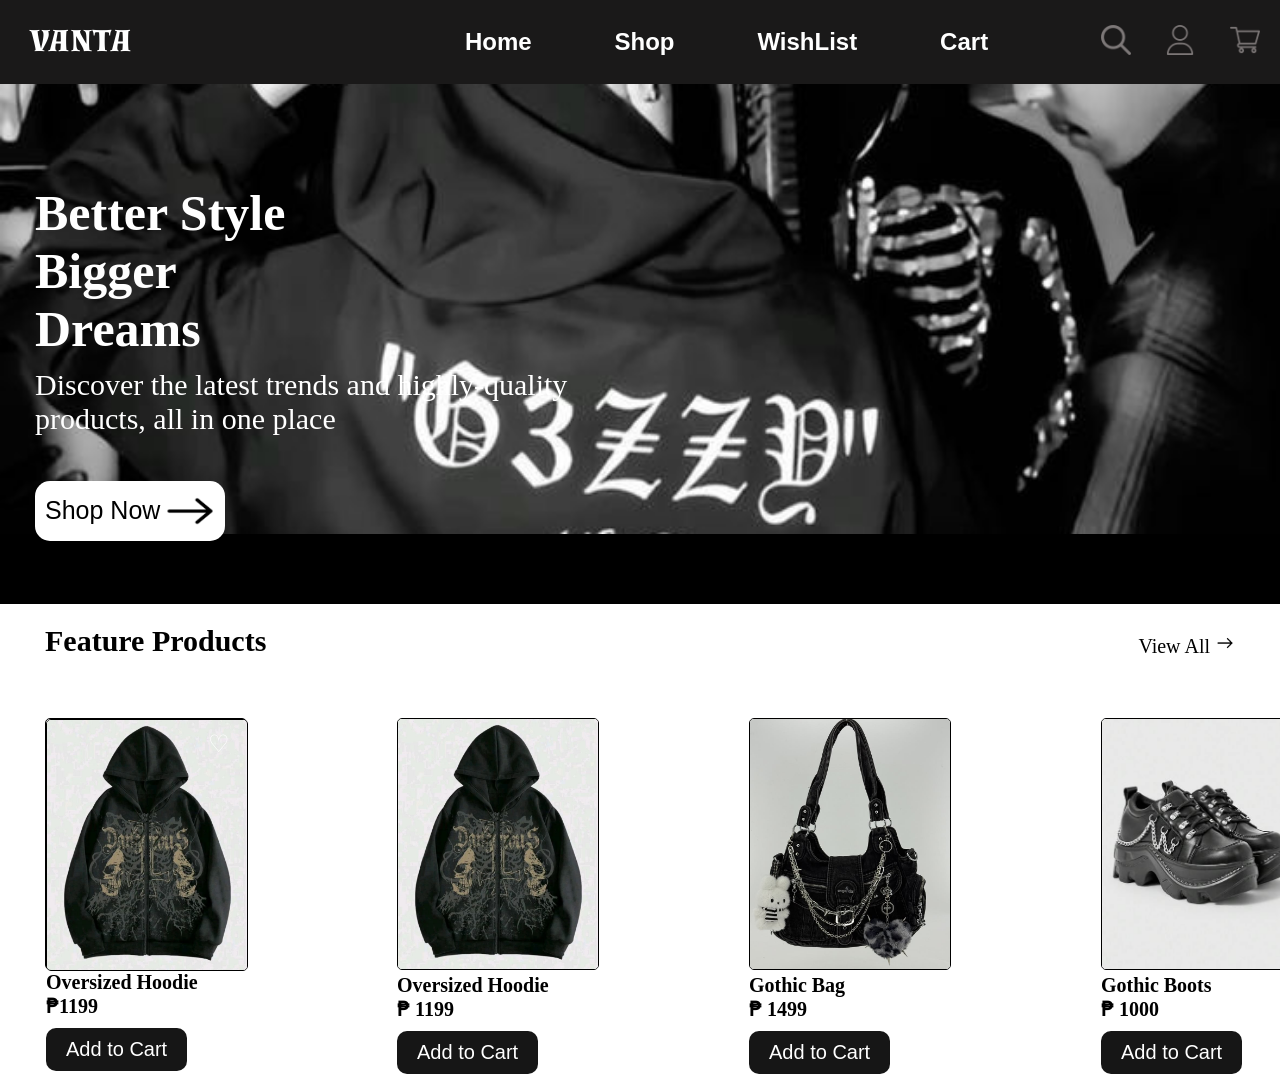
<file: Project ni sir homer/index.html>
﻿<!DOCTYPE html>

<html lang="en" xmlns="http://www.w3.org/1999/xhtml">

<head>
    <meta charset="utf-8" />
    <link rel="preconnect" href="https://fonts.googleapis.com">
    <link rel="preconnect" href="https://fonts.gstatic.com" crossorigin>
    <link href="https://fonts.googleapis.com/css2?family=Almendra:wght@700&display=swap" rel="stylesheet">
    <link rel="stylesheet" href="style.css">
    <title></title>
</head>
<header>
    <div class="header-box">
        <div class="header-content">
            <h1 class="website-title">VANTA</h1>
            <h2 class="home">Home</h2>
            <h2 class="Shop"><a href="shop.html">Shop</a></h2>
            <h2 class="wish-list">WishList</h2>
            <h2 class="cart">Cart</h2>
            <div class="icon">
                <img src="images/search-icon.png" class="search-icon" alt="search-button">
                <img src="images/profile-icon.png" class="profile-icon" alt="profile-button">
                <img src="images/cart-icon.png" class="cart-icon" alt="cart-button">
            </div>


        </div>
    </div>
</header>

<body class="home-body">
    <div class="background-content">
        <img src="images/background.png" class="background-image" alt="background-image">
        <h2 class="background-text">Better Style
            Bigger Dreams
        </h2>
        <p class="background-paragraph">
            Discover the latest trends and highly-quality products, all in one place
        </p>

        <button class="shop-now">Shop Now <img src="images/arrow-right.png" class="arrow"></button>

    </div>

    <div class="feature">
        <h3 class="feature-items">Feature Products</h3>
        <p class="view-all">View All <img src="images/arrow-right-2.png" class="arrow2"></p>
    </div>
    <div class="featured-products">
        <article class="product-card" data-id="1">
                <div class="image-wrapper">
                    <a href="product.html?id=1">
                        <img src="images/oversized-hoodie.png" class="product-image" alt="Oversized Hoodie">
                    </a>
                    <button class="wishlist-heart" aria-label="Add to wishlist">&#9825;</button>
                </div>
                <h3 class="product-name">Oversized Hoodie</h3>
                <p class="product-price">&#8369;1199</p>
                <button class="add-to-cart">Add to Cart</button>
            </article>
        <div>
            <a href="product.html"> <img src="images/oversized-hoodie.png" class="oversized-hoodie"
                    alt="oversized-hoodie"></a>
            <p class="product-name">Oversized Hoodie</p>
            <p class="product-price">&#8369; 1199</p>
            <button class="add-to-cart">Add to Cart</button>
        </div>
        <div>
            <img src="images/gothic-bag.png" class="gothic-bag" alt="gothic-bag">
            <p class="product-name">Gothic Bag</p>
            <p class="product-price">&#8369; 1499</p>
            <button class="add-to-cart"> Add to Cart</button>
        </div>
        <div>
            <img src="images/gothic-boots.png" class="gothic-boots" alt="gothic-boots">
            <p class="product-name">Gothic Boots</p>
            <p class="product-price">&#8369; 1000</p>
            <button class="add-to-cart">Add to Cart</button>
        </div>

    </div>

</body>

</html>
</file>
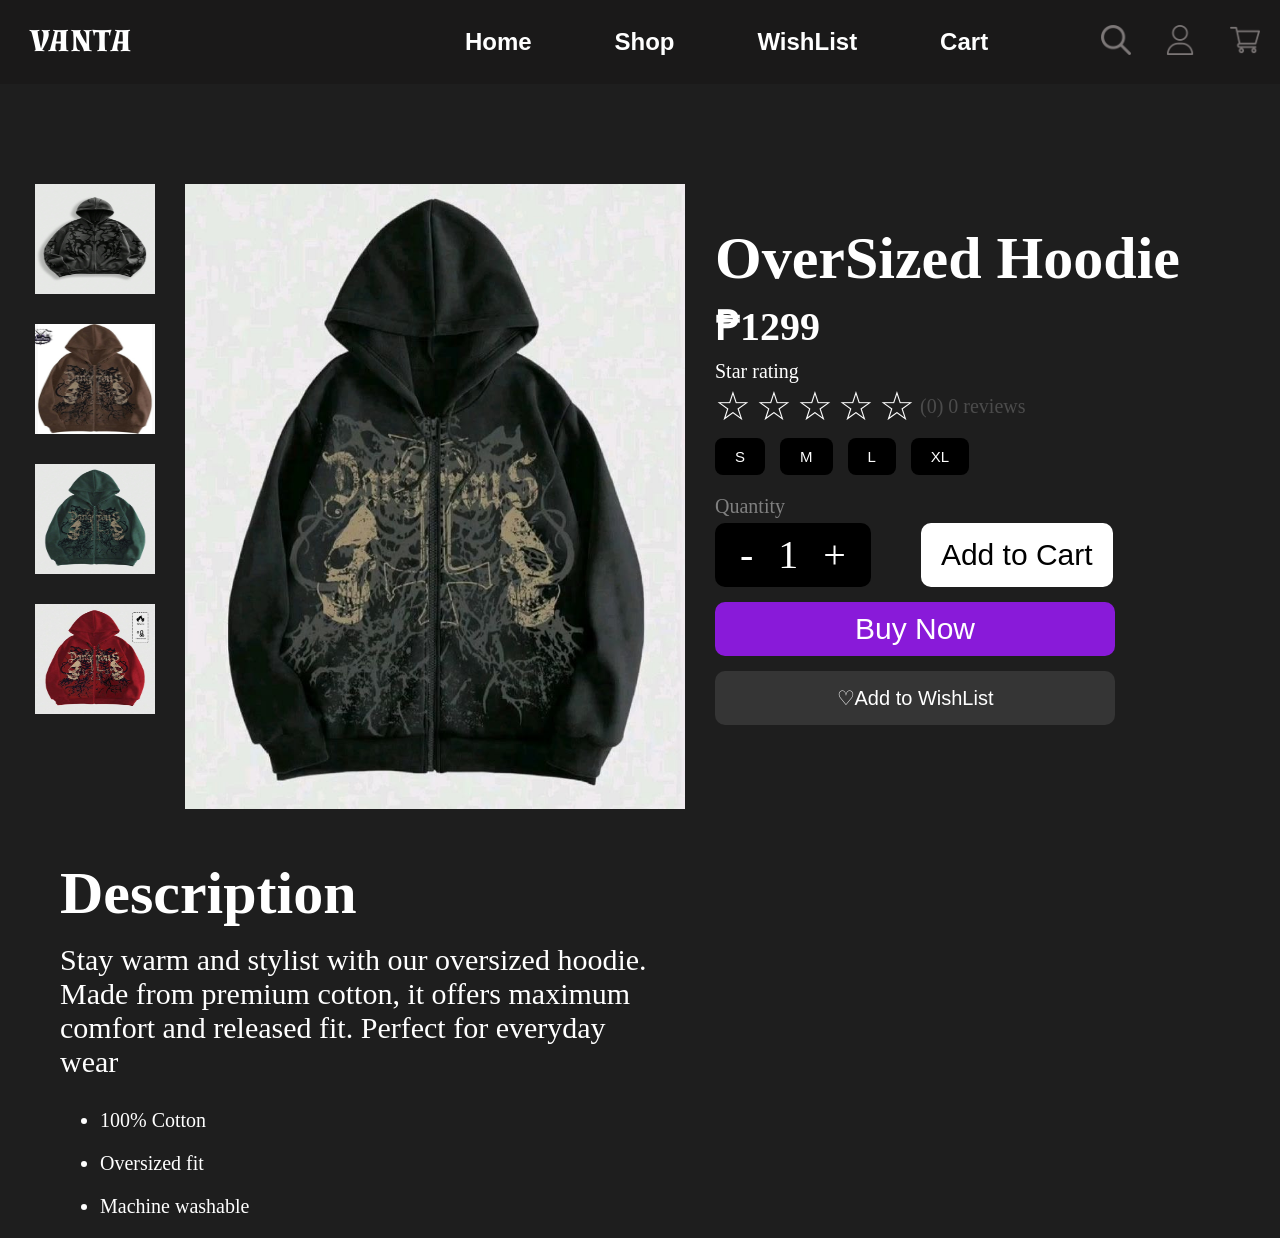
<file: Project ni sir homer/product.html>
<!DOCTYPE html>
<html lang="en">
<head>
    <meta charset="utf-8" />
    <link rel="preconnect" href="https://fonts.googleapis.com">
    <link rel="preconnect" href="https://fonts.gstatic.com" crossorigin>
    <link href="https://fonts.googleapis.com/css2?family=Almendra:wght@700&display=swap" rel="stylesheet">
    <link rel="stylesheet" href="style.css">
    <title></title>
</head>
<header>
    <div class="header-box">       
        <div class="header-content">
        <h1 class="website-title">VANTA</h1>
        <h2 class="home"><a href="index.html">Home</a></h2>
        <h2 class="Shop"><a href="shop.html">Shop</a></h2>
        <h2 class="wish-list">WishList</h2>
        <h2 class="cart">Cart</h2>
        <div class="icon">
        <img src="images/search-icon.png" class="search-icon" alt="search-button">
        <img src="images/profile-icon.png" class="profile-icon" alt="profile-button">
        <img src="images/cart-icon.png" class="cart-icon" alt="cart-button">
        </div>
       

        </div>
    </div>
</header>
<body class="product-body">
    <div class="product-content">
        <div class="product-preview">
            <img src="images/oversized-hoodie-2.png" class="preview">
            <img src="images/oversized-hoodie-brown.png" class="preview">
            <img src="images/oversized-hoodie-green.png" class="preview">
            <img src="images/oversized-hoodie-red.png" class="preview">
        </div>
        <div class="Main-product">
            <img class="main-picture" src="images/oversized-hoodie.png">
        </div>
        <div class="product-info">
        <h3 class="product-info-name">OverSized Hoodie</h3>
        <h4 class="product-info-price">&#8369;1299</h4>
        <p class="Star-text">Star rating</p>
        <div class="star-row">
        
        <p class="star-rating"> &#9734;</p>
        <p class="star-rating"> &#9734;</p>
        <p class="star-rating"> &#9734;</p>
        <p class="star-rating"> &#9734;</p>
        <p class="star-rating"> &#9734;</p>
        <p class="reviews">(0) 0 reviews</p>
        </div>
        <div class="product-size-row">
            <button class="size-button">S</button>
            <button class="size-button">M</button>
            <button class="size-button">L</button>
            <button class="size-button">XL</button>
        </div>
        <p class="Quantity-text">Quantity</p>
        <div class="quantity-addtocart-row">
        
        <div class="quantity-button">
            <p class="minus"> - </p>
            <p class="amount"> 1 </p>
            <p class="plus"> + </p>
            
        </div>

        <div>
            <button class="product-add-to-cart">Add to Cart</button>
        </div>
        </div>
        <button class="buy-now-button">Buy Now</button>
        <button class="wishlist-button"> &#9825;Add to WishList</button>
        </div>
        
        
        
    </div>
    <div class="description-content">
    <h2 class="product-description">Description</h2>
    <p class="description-text">Stay warm and stylist with our oversized hoodie. Made from premium cotton, it offers maximum comfort and released fit. Perfect for everyday wear</p>
    <ul class="product-list">
        <li class="produst-list-item">100% Cotton</li>
        <li class="produst-list-item">Oversized fit</li>
        <li  class="produst-list-item">Machine washable</li>
    </ul>
    </div>
</body>
</html>
</file>
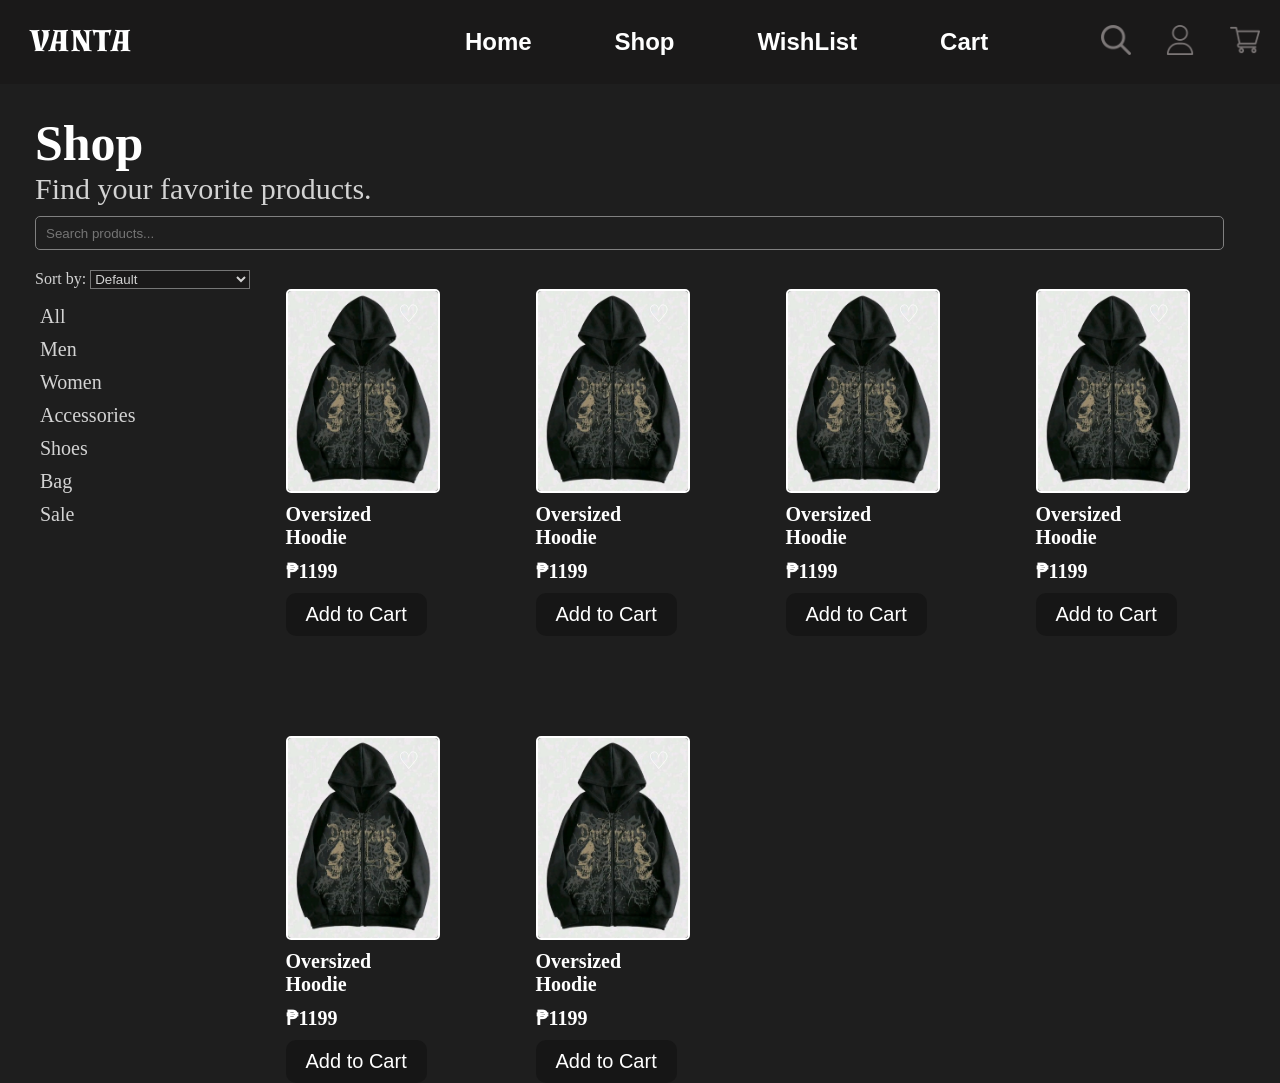
<file: Project ni sir homer/shop.html>
<!DOCTYPE html>

<html lang="en" xmlns="http://www.w3.org/1999/xhtml">

<head>
    <meta charset="utf-8" />
    <link rel="preconnect" href="https://fonts.googleapis.com">
    <link rel="preconnect" href="https://fonts.gstatic.com" crossorigin>
    <link href="https://fonts.googleapis.com/css2?family=Almendra:wght@700&display=swap" rel="stylesheet">
    <link rel="stylesheet" href="style.css">
    <title></title>
</head>
<header>
    <div class="header-box">
        <div class="header-content">
            <h1 class="website-title">VANTA</h1>
            <h2 class="home"><a href="index.html">Home</a></h2>
            <h2 class="Shop">Shop</h2>
            <h2 class="wish-list">WishList</h2>
            <h2 class="cart">Cart</h2>
            <div class="icon">
                <img src="images/search-icon.png" class="search-icon" alt="search-button">
                <img src="images/profile-icon.png" class="profile-icon" alt="profile-button">
                <img src="images/cart-icon.png" class="cart-icon" alt="cart-button">
            </div>


        </div>
    </div>
</header>

<body class="shop-body">
    <div class="shop-header">
        <h2 class="shop-text">Shop</h2>
        <p class="shop-words">Find your favorite products.</p>
        <input type="text" placeholder="Search products..." class="search-bar">
    </div>
    <div class="sort-box">
        <label class="sortby">Sort by:</label>
        <select class="filter-sortby">
            <option value="default">Default</option>
            <option value="price-low-high">Price: Low to High</option>
            <option value="price-high-low">Price: High to Low</option>
            <option value="newest">Newest Arrivals</option>
            <option value="popularit-high-low">Popularity: High to Low</option>
            <option value="popularity-low-high">Popularity: Low to High</option>

        </select>
    </div>
    <div class="shop-content">
        <div class="product-filter">
            <ul class="filter-list">
                <li class="filter-item">All</li>
                <li class="filter-item">Men</li>
                <li class="filter-item">Women</li>
                <li class="filter-item">Accessories</li>
                <li class="filter-item">Shoes</li>
                <li class="filter-item">Bag</li>
                <li class="filter-item">Sale</li>

            </ul>

        </div>
        <div class="shop-products">

            <article class="product-card" data-id="1">
                <div class="image-wrapper">
                    <a href="product.html?id=1">
                        <img src="images/oversized-hoodie.png" class="product-image" alt="Oversized Hoodie">
                    </a>
                    <button class="wishlist-heart" aria-label="Add to wishlist">&#9825;</button>
                </div>
                <h3 class="product-name">Oversized Hoodie</h3>
                <p class="product-price">&#8369;1199</p>
                <button class="add-to-cart">Add to Cart</button>
            </article>

            <article class="product-card" data-id="1">
                <div class="image-wrapper">
                    <a href="product.html?id=1">
                        <img src="images/oversized-hoodie.png" class="product-image" alt="Oversized Hoodie">
                    </a>
                    <button class="wishlist-heart" aria-label="Add to wishlist">&#9825;</button>
                </div>
                <h3 class="product-name">Oversized Hoodie</h3>
                <p class="product-price">&#8369;1199</p>
                <button class="add-to-cart">Add to Cart</button>
            </article>

            <article class="product-card" data-id="1">
                <div class="image-wrapper">
                    <a href="product.html?id=1">
                        <img src="images/oversized-hoodie.png" class="product-image" alt="Oversized Hoodie">
                    </a>
                    <button class="wishlist-heart" aria-label="Add to wishlist">&#9825;</button>
                </div>
                <h3 class="product-name">Oversized Hoodie</h3>
                <p class="product-price">&#8369;1199</p>
                <button class="add-to-cart">Add to Cart</button>
            </article>

            <article class="product-card" data-id="1">
                <div class="image-wrapper">
                    <a href="product.html?id=1">
                        <img src="images/oversized-hoodie.png" class="product-image" alt="Oversized Hoodie">
                    </a>
                    <button class="wishlist-heart" aria-label="Add to wishlist">&#9825;</button>
                </div>
                <h3 class="product-name">Oversized Hoodie</h3>
                <p class="product-price">&#8369;1199</p>
                <button class="add-to-cart">Add to Cart</button>
            </article>
            <article class="product-card" data-id="1">
                <div class="image-wrapper">
                    <a href="product.html?id=1">
                        <img src="images/oversized-hoodie.png" class="product-image" alt="Oversized Hoodie">
                    </a>
                    <button class="wishlist-heart" aria-label="Add to wishlist">&#9825;</button>
                </div>
                <h3 class="product-name">Oversized Hoodie</h3>
                <p class="product-price">&#8369;1199</p>
                <button class="add-to-cart">Add to Cart</button>
            </article>

            <article class="product-card" data-id="1">
                <div class="image-wrapper">
                    <a href="product.html?id=1">
                        <img src="images/oversized-hoodie.png" class="product-image" alt="Oversized Hoodie">
                    </a>
                    <button class="wishlist-heart" aria-label="Add to wishlist">&#9825;</button>
                </div>
                <h3 class="product-name">Oversized Hoodie</h3>
                <p class="product-price">&#8369;1199</p>
                <button class="add-to-cart">Add to Cart</button>
            </article>

        </div>
</body>

</html>
</file>
<file: Project ni sir homer/style.css>
﻿html, body {
    margin: 0;
    padding: 0;
}
/*header*/
.header-box{
   padding:0;
   background-color: #1A1919;
   color: white;
}
a{
    text-decoration: none;
    color: white;
}




.header-content{
   display: flex;
  align-items: center;
  justify-content: space-between;
  gap: 50;
  margin-left:30px;
  margin-right: 20px;
  font-family:Arial;
}

.website-title{
    font-family: 'Almendra', cursive;
    margin-right: 250px;
   
}
.search-icon, .profile-icon, .cart-icon{
    width: 30px;
    height: 30px;
    margin-left: 30px;
    cursor: pointer;
    color: gray;
    
}
/*main page content*/
.background-content{
    position: relative;
    width: 100%;
    height: 450px;
    
}
.background-image{
    width: 100%;
    height: 450px;
    position: absolute;
    z-index: -1;
    padding-bottom: 70px;
    margin-bottom: 70px;
    background-color: black;
    display: flex;
}
.background-text{
    margin:0px;
    color: white;
    font-size: 50px;
    padding-right: 950px;
    padding-left: 35px;
    padding-top: 100px;

}
.home-body .product-name,
.home-body .product-price {
    color: black;
}
.home-body .product-card,
.home-body .product-image{
        width: 200px;
    height: 250px;
    border-radius: 5px;
    border: 1px solid black;

}
.background-paragraph{
    color: white;
    padding-left: 35px;
    font-size: 30px;
    margin: 10px 0px 0px 0px;
    padding-right: 700px;
    font-family: 'Inter';
    font-weight: 400;
    
}

.arrow{
    height:50px;
    width:60px;
    align-items: center;
}
.feature{
    display: flex;
    justify-content: space-between;
    align-items: center;
    margin-right: 45px;
}
.view-all{
    font-size: 20px;
    margin-top:90px;
    margin-right: 0px;
    cursor: pointer;
    align-items: center;
}
.arrow2{
    height: 20px;
    width: 20px;
    
}
.feature-items{
    margin-top:90px;
    margin-left: 45px;
    font-size: 30px;
    font-weight: 700;
}
.featured-products{
    display: flex;
    gap: 150px;
    margin-left: 45px;
    margin-top: 30px;
    color:black;
    
}
.long-sleeve-tshirt, .oversized-hoodie, .gothic-boots, .gothic-bag{
    width: 200px;
    height: 250px;
    border-radius: 5px;
    border: 1px solid black;
   
    
    
    
}
.product-name, .product-price{
    font-size: 20px;
    font-weight: 700;
    margin-top: 0px;
    padding-top: 0px;
    margin-bottom: 0px;
    
}
.add-to-cart{
    background-color: black;
    font-size: 20px;
    color: white;
    border: none;
    border-radius: 10px;
    background-color: rgb(29, 28, 28);
    padding-top: 20px;
    padding-bottom: 20px;
    padding-left: 50px;
    padding-right: 50px;
    margin-bottom: 10px;
    margin-right: 100px;
    margin-left: 100px;
    margin-top: 10px;
    cursor: pointer;
    margin:auto;
}
/*shop now page*/

.shop-now{
    color:black;
    background-color: white;
    font-size: 25px;
    border: none;
    border-radius: 15px;
    padding: 5px;
    padding-left: 10px;
    margin-left: 35px;
    margin-top: 45px;
    text-align: center;
    display: flex;
    align-items: center;
    
}
.shop-body{
    background-color: #1E1E1E;
    
}
.shop-text{
    font-size: 50px;
    margin-top: 30px;
    color: white;
    margin-bottom: 0px;
    margin-bottom:0px;
}
.shop-words{
    font-size: 30px;   
    font-weight: 100;
    color: lightgray;
    margin-top: 0px;
    margin-bottom: 5px;
}
.shop-header{
    color: lightgray;
    font-size: 30px;
    margin-top: 30px;
    padding-top: 0px;
    padding-bottom: 0px;
    margin-bottom: 0px;
    margin-left: 35px;
}
.search-bar{
    width: calc(100% - 70px);

    height: 30px;
    border-radius: 5px;
    border: none;
    margin-top: 0px;
    margin-bottom: 20px;
    padding-left: 10px;
    background-color: #1E1E1E;
    border: 1px solid gray;
    caret-color: white; 
    color: lightgray;
}
.sortby{
    margin-top: 0px;
    margin-left: 35px;
    color: lightgray;
}
.filter-sortby{
    margin-top: 0px;
    color: lightgray;
    background-color:#1A1919
}
.product-filter{
    color:lightgray;
}
.filter-list{
    list-style-type: none;
    
}
.filter-item{
    margin-top: 10px;
    font-size: 20px;
    margin-right: 100px;
    display:flex;
    align-items: center;
    justify-content: left;

}
.shop-content{
    display:flex;
    gap: 50px;
    
}
.shop-products {
    display: flex;
    flex-wrap: wrap;
    align-items: flex-start;
    gap: 100px;
    flex: 1;
    min-width: 0;
}
.product-card {
    width: 150px;
}

.image-wrapper {
    position: relative;
}

.product-image {
    display: block;
    width: 100%;
    height: 200px;
    object-fit: cover;
    border: 2px solid white;
    border-radius: 5px;
}

.wishlist-heart {
    position: absolute;
    top: 10px;
    right: 10px;
    background: none;
    border: none;
    font-size: 24px;
    color: white;
    cursor: pointer;
}
.shop-body .product-name,
.shop-body .product-price {
    color: white;
    margin: 10px 0 0;
}

.add-to-cart {
    margin-top: 10px;
    padding: 10px 20px;
    background-color: rgb(22, 22, 22);
    color: white;
    border: none;
    border-radius: 10px;
    cursor: pointer;
}

/*PRODUCT INFO, PRICE, ETC...*/
.product-body{
    background-color: #1E1E1E;
    
}
.product-content {
    display: flex;
    align-items: flex-start;
    gap: 30px;
    margin-left: 35px;
    margin-top: 50px;
}

.product-preview{
    display:flex;
    flex-direction: column;
    align-items:flex-start;
    gap:20px;
    margin-left:0px;
    margin-top: 50px;
    margin-bottom: 50px;
    
}
.preview{
    height:110px;
    width:120px;
    margin-bottom: 10px;

}
.Main-product {
   flex: 0 0 auto;
    margin-right: 0px;
}

.main-picture {
     margin-top: 50px;
    width: 500px;
    max-width: 100%;
    height: auto;
    display: block;
}
.product-info{
    margin-top:30px;
    flex:1;
    display:flex;
    flex-direction: column;
    font-size: 40px;
    color:white;
    margin-left:0px;
    
}
.product-info-name{
    margin-bottom: 10px;
    font-size:60px;
}
.product-info-price{
    margin-top:0px;
    margin-bottom: 0px;
    
}
.star-row{
    display:flex;
    padding:0px;
    margin: 0px;
    gap:5px;

}
.Star-text{
    display:flex;
    margin-top:10px;
    margin-bottom:0px;
    font-size:20px;
}
.star-rating{
    margin-top: 0px;
    display:flex;
    flex-direction:row;
    margin:0px;
}
.reviews{
    margin-top: 12px;
    font-size:20px;
    opacity: 0.2;
}
.product-size-row{
    display:flex;
    gap:15px;
}
.size-button{
    padding-top: 10px;
    padding-bottom: 10px;
    padding-right:20px;
    padding-left: 20px;
    font-size: 15px;
    border-radius: 8px ;
    border:none;
    color:white;
    background-color: black;
    cursor:pointer;
    
}
.size-button:hover{
    background-color:white;
    color:black;
}

.Quantity-text {
    margin: 20px 0 5px 0;
    font-size: 20px;
    color:gray
}

.quantity-button {
    display: flex;
    align-items: center;
    gap: 25px;
    width: fit-content;
    padding: 5px 25px 5px 25px;
    margin: 0;
    background-color: black;
    color: white;
    border-radius: 10px;
    
}

.quantity-button p {
    margin: 0;
}
.quantity-addtocart-row{
    display:flex;
    gap:50px
}
.product-add-to-cart{
    display:flex;
    flex: 1;
    padding: 15px 20px 15px 20px;
    font-size: 30px;
    background-color:white;
    color:black;
    border:none;
    border-radius: 10px;
}
.product-add-to-cart:hover{
    background-color:black;
    color:white;
}
.buy-now-button{
    max-width: 400px;
    font-size: 30px;
    padding:10px 0px 10px 0px;
    margin: 15px 0 0 0;
    border-radius: 10px;
    background-color: #891AD9;
    color:white;
    border:none;
   width:auto;
}
.buy-now-button:hover{
    background-color:white;
    color: black;
}
.wishlist-button{
    max-width: 400px;
    font-size: 20px;
    padding:15px 0px 15px 0px;
    margin: 15px 0 0 0;
    border-radius: 10px;
    background-color: #353535;
    color:white;
    border:none;
   width:auto;
}
.wishlist-button:hover{
    background-color:white;
    color: black;
}
.product-description{
    margin-bottom:15px;
    font-weight:100px;
}
.description-content{
    margin-left:60px;
    color:white;
    font-size: 40px;
    margin-bottom:0px;
    padding-bottom: 0px;
}
.description-text{
    margin-top: 0px;
    height: auto;
    max-height: 100;
    width: auto;
    max-width: 600px;
    font-size: 30px;
}
.product-list{
    margin-bottom:20px;
    font-size: 20px;
}
.produst-list-item{
    margin-bottom:20px;
}
</file>
